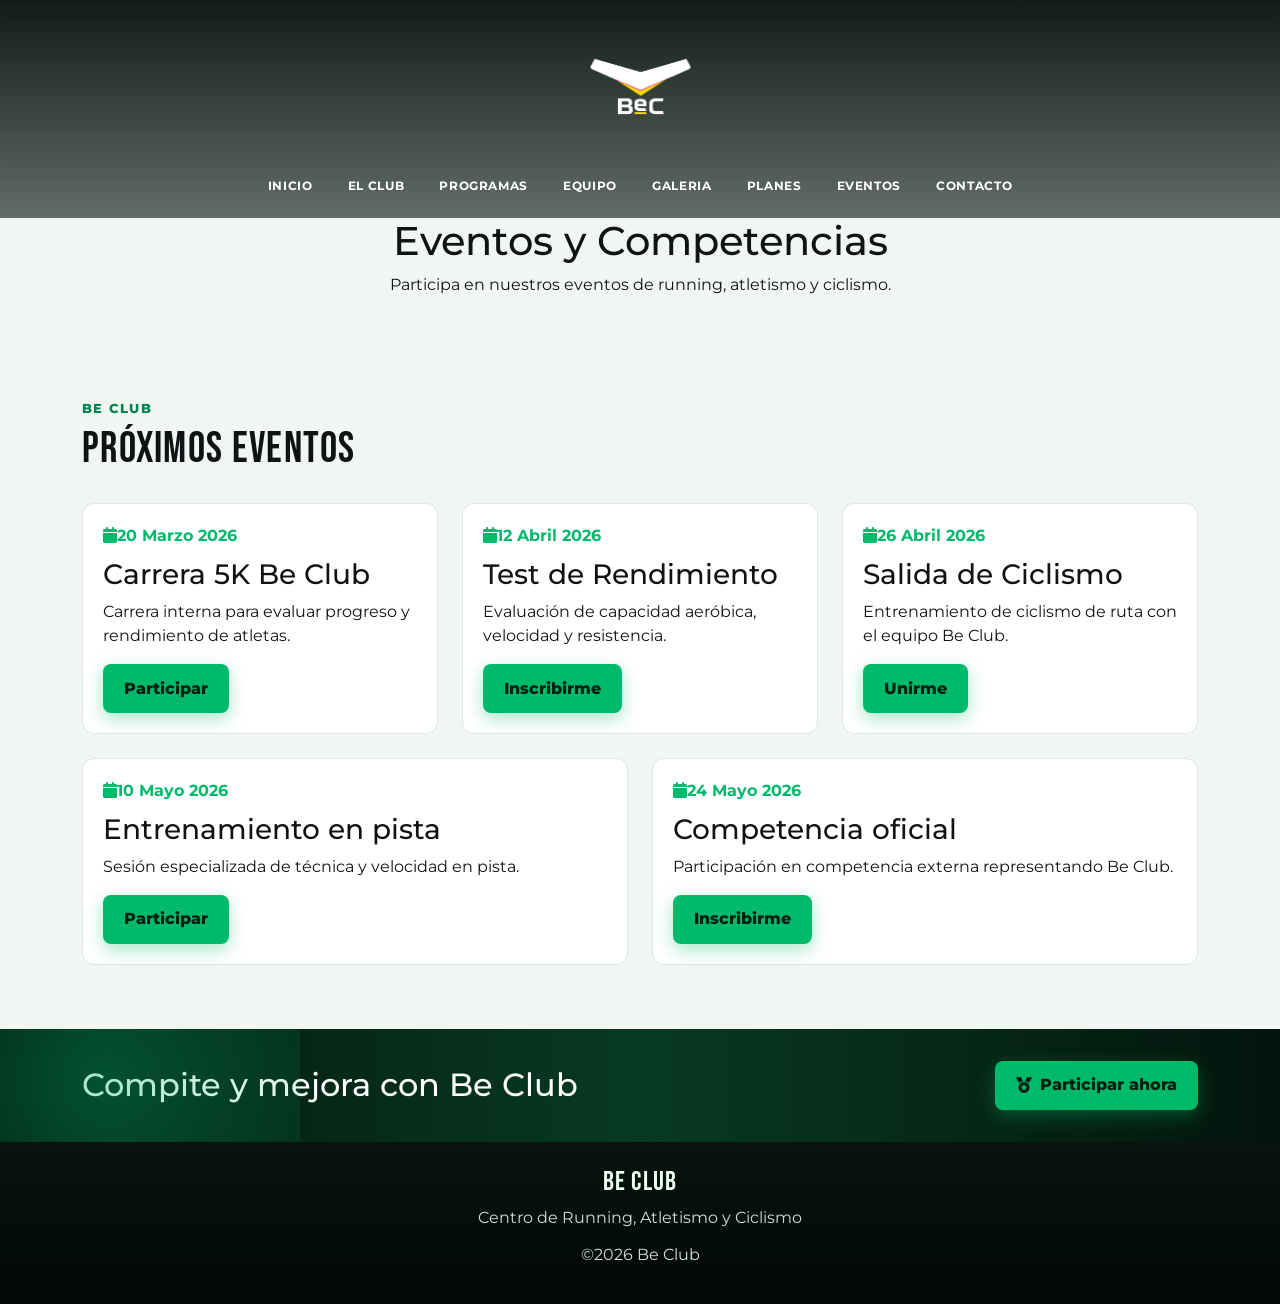
<file: eventos.html>
<!DOCTYPE html>
<html lang="es">
<head>
<meta charset="UTF-8">
<meta name="viewport" content="width=device-width, initial-scale=1.0">

<title>Eventos | Be Club</title>

<meta name="description" content="Eventos, competencias y actividades de running, atletismo y ciclismo en Be Club.">
<link href="https://fonts.googleapis.com/css2?family=Bebas+Neue&family=Montserrat:wght@400;500;700;800&display=swap" rel="stylesheet">
<link rel="stylesheet" href="https://cdn.jsdelivr.net/npm/bootstrap@5.3.3/dist/css/bootstrap.min.css">
<link rel="stylesheet" href="https://cdnjs.cloudflare.com/ajax/libs/font-awesome/6.5.2/css/all.min.css">
<link rel="stylesheet" href="style1.css">

<style>

.event-card {

background: white;
padding: 20px;
border-radius: 12px;
border: 1px solid var(--stroke);
transition: 0.3s;
height: 100%;

}

.event-card:hover {
transform: translateY(-5px);
box-shadow: 0 10px 25px rgba(0,0,0,0.1);

}

.event-date {
color: var(--brand);
font-weight: bold;
margin-bottom: 10px;

}
</style>

</head>
<body>

<!-- NAVBAR -->
<header class="navbar">
    <div class="nav-top">
        <div class="logo">
            <a href="index.html"><img src="img/Logo_Final_BeClub-03.png" alt="Be Club"></a>
        </div>
        <button class="menu-toggle" type="button" aria-label="Abrir menu" aria-expanded="false" aria-controls="site-menu">
            <span></span>
            <span></span>
            <span></span>
        </button>
    </div>
    
    <nav class="menu" id="site-menu">
        <ul>
            <li><a href="index.html">Inicio</a></li>
            <li><a href="info_club.html">El Club</a></li>
            <li><a href="servicios.html">Programas</a></li>
            <li><a href="instructores.html">Equipo</a></li>
            <li><a href="galeria.html">Galeria</a></li>
            <li><a href="planes.html">Planes</a></li>
            <li><a href="eventos.html">Eventos</a></li>
            <li><a href="formularios/formulario.html">Contacto</a></li>
        </ul>
    </nav>
</header>

<!-- HERO -->
<section class="hero-section">
    <div class="container text-center">
        <h1 style="margin-top:140px;">Eventos y Competencias</h1>
        <p>Participa en nuestros eventos de running, atletismo y ciclismo.</p>
    </div>
</section>

<!-- EVENTOS -->
<section class="section-block"> 
    <div class="container">
        <div class="section-header">
            <p class="section-tag">Be Club</p>
            <h2>Próximos Eventos</h2>
        </div>
        
        <div class="row g-4">
        
            <!-- EVENTO 1 -->
            <div class="col-md-4">
                <div class="event-card">
                    <div class="event-date"><i class="fa-solid fa-calendar"></i>20 Marzo 2026</div>
                    <h3>Carrera 5K Be Club</h3>
                    <p>Carrera interna para evaluar progreso y rendimiento de atletas.</p>
                    <a class="btn-main" href="formularios/formulario.html">Participar</a>
                </div>
            </div>
            
            <!-- EVENTO 2 -->
            <div class="col-md-4">
                <div class="event-card">
                    <div class="event-date"><i class="fa-solid fa-calendar"></i>12 Abril 2026</div>
                    <h3>Test de Rendimiento</h3>
                    <p>Evaluación de capacidad aeróbica, velocidad y resistencia.</p>
                    <a class="btn-main" href="formularios/formulario.html">Inscribirme</a>
                </div>
            </div>
            
            <!-- EVENTO 3 -->
            <div class="col-md-4">
                <div class="event-card">
                    <div class="event-date"><i class="fa-solid fa-calendar"></i>26 Abril 2026</div>
                    <h3>Salida de Ciclismo</h3>
                    <p>Entrenamiento de ciclismo de ruta con el equipo Be Club.</p>
                    <a class="btn-main" href="formularios/formulario.html">Unirme</a>
                </div>
            </div>
            
            <!-- EVENTO 4 -->
            <div class="col-md-6">
                <div class="event-card">
                    <div class="event-date"><i class="fa-solid fa-calendar"></i>10 Mayo 2026</div>
                    <h3>Entrenamiento en pista</h3>
                    <p>Sesión especializada de técnica y velocidad en pista.</p>
                    <a class="btn-main" href="formularios/formulario.html">Participar</a>
                </div>
            </div>
            
            <!-- EVENTO 5 -->
            <div class="col-md-6">
                <div class="event-card">
                    <div class="event-date"><i class="fa-solid fa-calendar"></i>24 Mayo 2026</div>
                    <h3>Competencia oficial</h3>
                    <p>Participación en competencia externa representando Be Club.</p>
                    <a class="btn-main" href="formularios/formulario.html">Inscribirme</a>
                </div>
            </div>
        </div>  
    </div>
</section>

<!-- CTA -->
<section class="cta-strip">
    <div class="container cta-content">
        <h2>Compite y mejora con Be Club</h2>
        <a class="btn-main" href="formularios/formulario.html"><i class="fa-solid fa-medal"></i>Participar ahora</a>
    </div>
</section>

<!-- FOOTER -->
<footer class="site-footer py-4">
    <div class="container text-center">
        <h5>Be Club</h5>
        <p>Centro de Running, Atletismo y Ciclismo</p>
        <p>©<span id="year"></span> Be Club</p>
    </div>
</footer>

<script>
document.getElementById("year").textContent = new Date().getFullYear();
const navbar = document.querySelector(".navbar");
window.addEventListener("scroll", function(){
navbar.classList.toggle("scrolled", window.scrollY > 20);
});
</script>
<script src="navbar-mobile.js"></script>
</body>
</html>
</file>
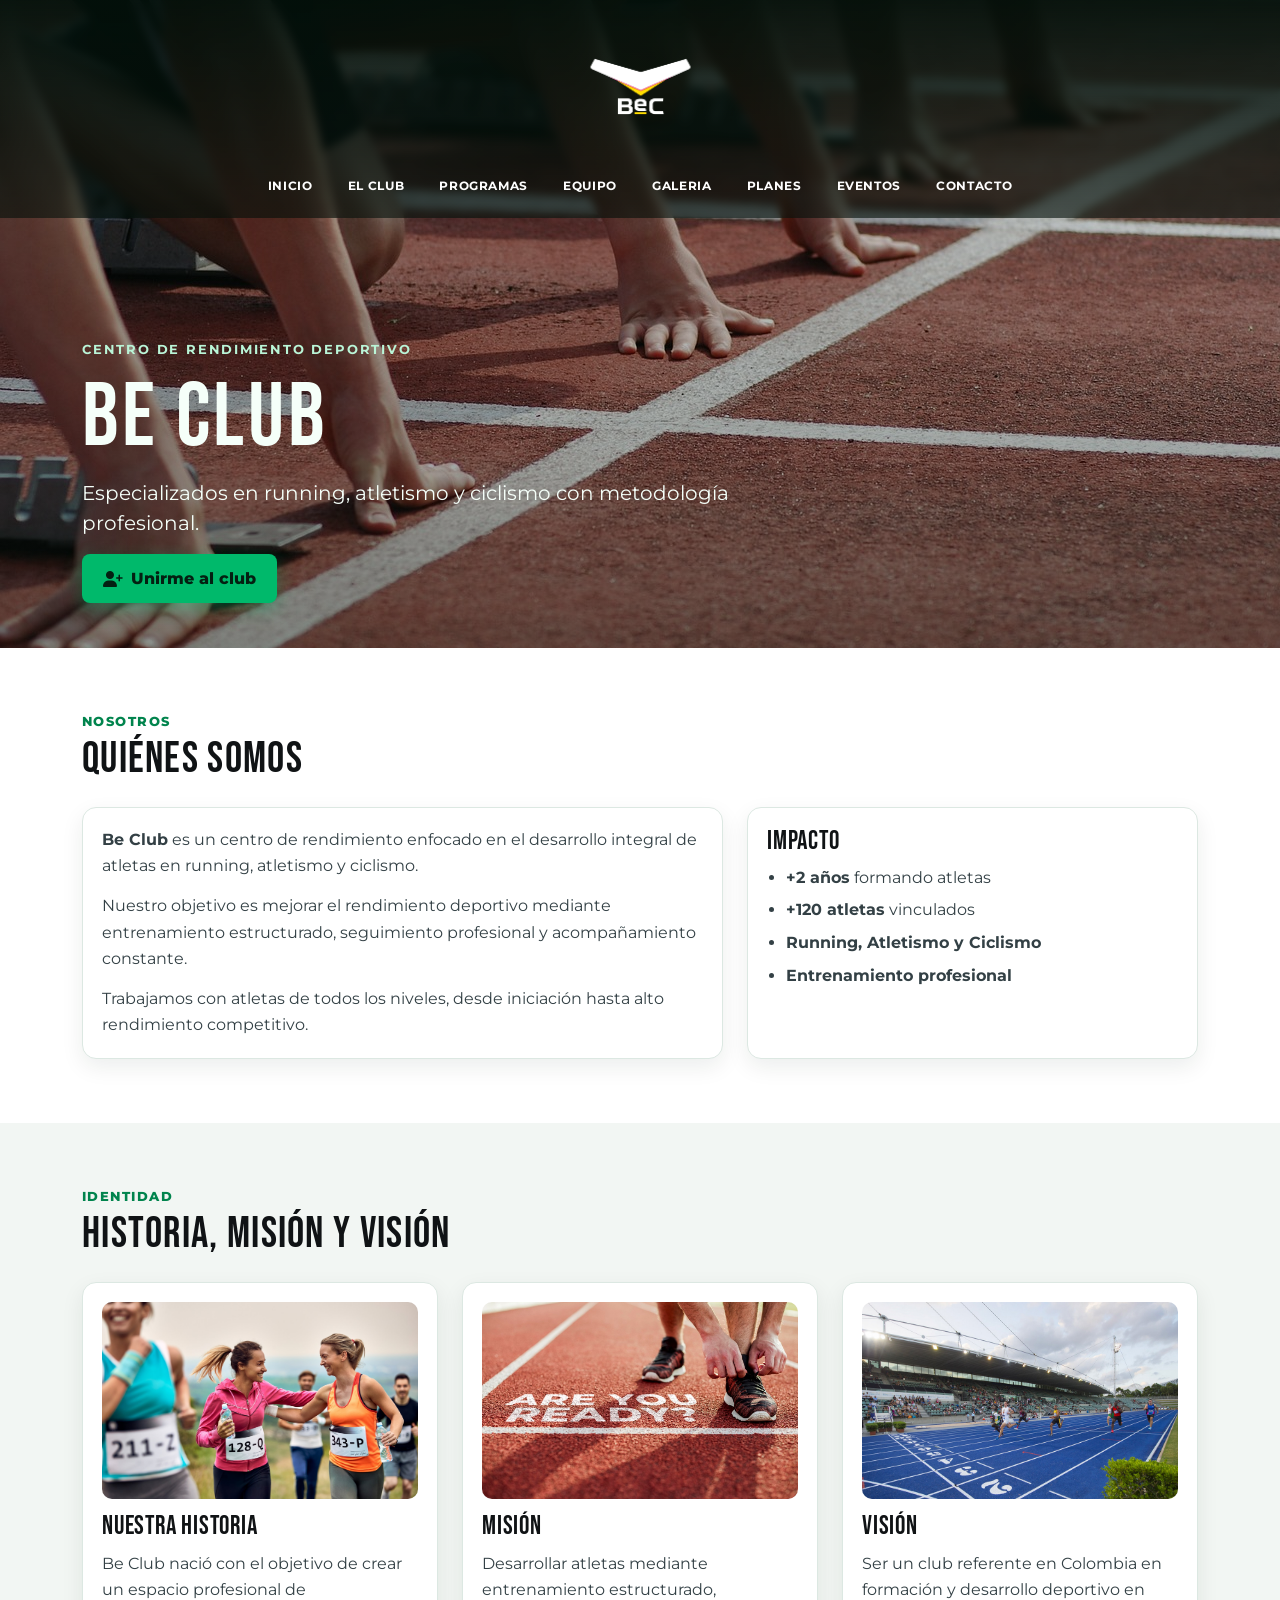
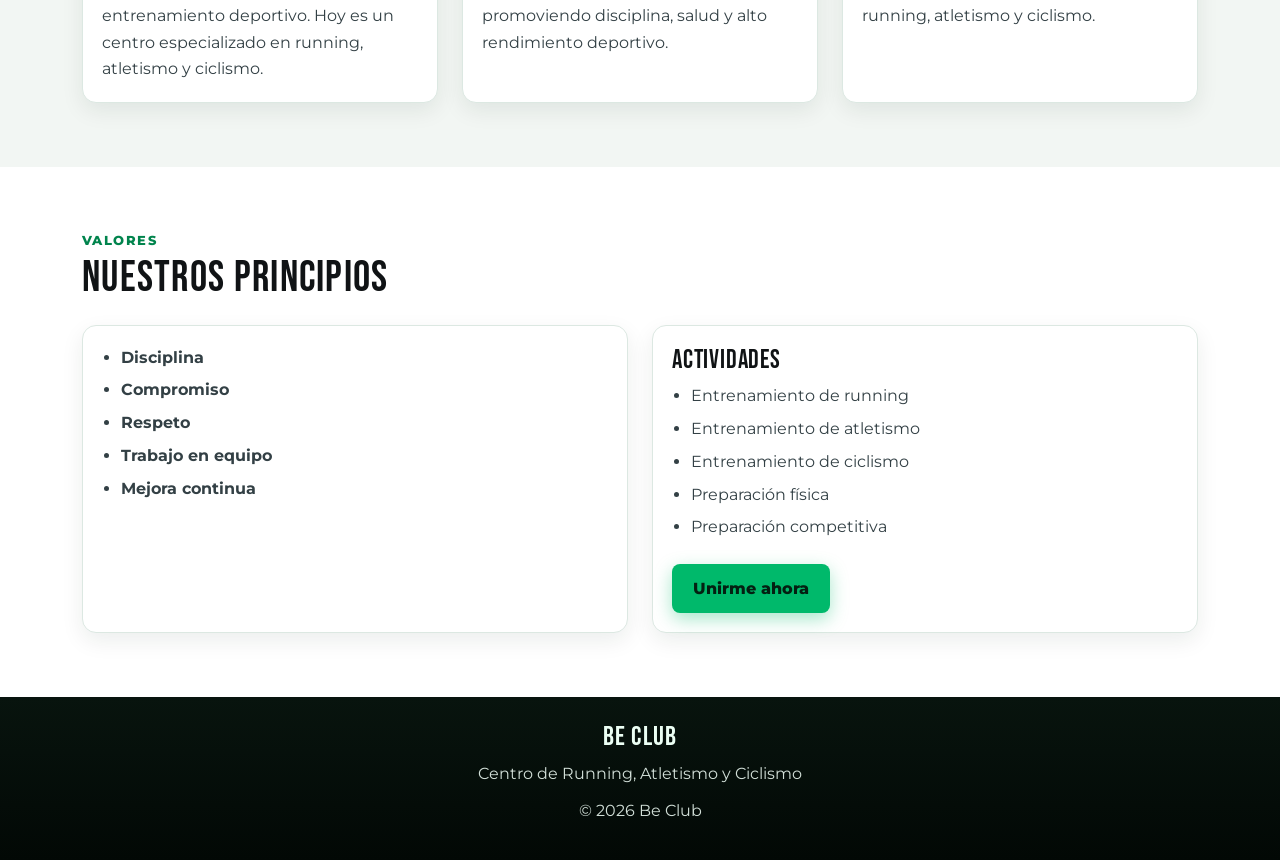
<file: info_club.html>
<!DOCTYPE html>
<html lang="es">
<head>
<meta charset="UTF-8">
<meta name="viewport" content="width=device-width, initial-scale=1.0">
<meta name="description" content="Conoce la historia, misión, visión y valores de Be Club, centro de running, atletismo y ciclismo.">

<title>Be Club | El Club</title>

<link rel="preconnect" href="https://fonts.googleapis.com">
<link href="https://fonts.googleapis.com/css2?family=Bebas+Neue&family=Montserrat:wght@400;500;700;800&display=swap" rel="stylesheet">
<link rel="stylesheet" href="https://cdn.jsdelivr.net/npm/bootstrap@5.3.3/dist/css/bootstrap.min.css">
<link rel="stylesheet" href="https://cdnjs.cloudflare.com/ajax/libs/font-awesome/6.5.2/css/all.min.css">
<link rel="stylesheet" href="style1.css">
<link rel="stylesheet" href="info_club.css">

</head>
<body>


<!-- NAVBAR -->
<header class="navbar">
<div class="nav-top">
<div class="logo">
<a href="index.html">
<img src="img/Logo_Final_BeClub-03.png" alt="Be Club">
</a>
</div>

<button class="menu-toggle" type="button" aria-label="Abrir menu" aria-expanded="false" aria-controls="site-menu">
<span></span>
<span></span>
<span></span>
</button>

</div>

<nav class="menu" id="site-menu">

<ul>

<li><a href="index.html">Inicio</a></li>
<li><a href="info_club.html">El Club</a></li>
<li><a href="servicios.html">Programas</a></li>
<li><a href="instructores.html">Equipo</a></li>
<li><a href="galeria.html">Galeria</a></li>
<li><a href="planes.html">Planes</a></li>
<li><a href="eventos.html">Eventos</a></li>
<li><a href="formularios/formulario.html">Contacto</a></li>

</ul>

</nav>

</header>



<main>


<!-- HERO -->
<section class="club-hero">

<img src="img/track-and-field-5981702_1280.jpg" alt="Pista de atletismo de Be Club">

<div class="club-hero-content container">

<p class="club-kicker">
Centro de rendimiento deportivo
</p>

<h1>Be Club</h1>

<p class="club-lead">
Especializados en running, atletismo y ciclismo con metodología profesional.
</p>

<a class="btn-main" href="formularios/formulario.html">

<i class="fa-solid fa-user-plus"></i>
Unirme al club

</a>

</div>

</section>



<!-- QUIENES SOMOS -->
<section class="club-block light-section">

<div class="container">

<div class="section-header">

<p class="section-tag">Nosotros</p>

<h2>Quiénes Somos</h2>

</div>


<div class="row g-4">


<div class="col-lg-7">

<div class="club-card">

<p>
<strong>Be Club</strong> es un centro de rendimiento enfocado en el desarrollo integral de atletas en running, atletismo y ciclismo.
</p>

<p>
Nuestro objetivo es mejorar el rendimiento deportivo mediante entrenamiento estructurado, seguimiento profesional y acompañamiento constante.
</p>

<p>
Trabajamos con atletas de todos los niveles, desde iniciación hasta alto rendimiento competitivo.
</p>

</div>

</div>



<div class="col-lg-5">

<div class="club-card impact-card">

<h3>Impacto</h3>

<ul>

<li><strong>+2 años</strong> formando atletas</li>

<li><strong>+120 atletas</strong> vinculados</li>

<li><strong>Running, Atletismo y Ciclismo</strong></li>

<li><strong>Entrenamiento profesional</strong></li>

</ul>

</div>

</div>


</div>

</div>

</section>



<!-- HISTORIA -->
<section class="club-block">

<div class="container">

<div class="section-header">

<p class="section-tag">Identidad</p>

<h2>Historia, Misión y Visión</h2>

</div>


<div class="row g-4">


<div class="col-md-4">

<div class="club-card">

<img src="img/13.jpg">

<h3>Nuestra Historia</h3>

<p>
Be Club nació con el objetivo de crear un espacio profesional de entrenamiento deportivo. Hoy es un centro especializado en running, atletismo y ciclismo.
</p>

</div>

</div>



<div class="col-md-4">

<div class="club-card">

<img src="img/12.jpg">

<h3>Misión</h3>

<p>
Desarrollar atletas mediante entrenamiento estructurado, promoviendo disciplina, salud y alto rendimiento deportivo.
</p>

</div>

</div>



<div class="col-md-4">

<div class="club-card">

<img src="img/8.jpg">

<h3>Visión</h3>

<p>
Ser un club referente en Colombia en formación y desarrollo deportivo en running, atletismo y ciclismo.
</p>

</div>

</div>


</div>

</div>

</section>



<!-- VALORES -->
<section class="club-block light-section">

<div class="container">

<div class="section-header">

<p class="section-tag">Valores</p>

<h2>Nuestros Principios</h2>

</div>


<div class="row g-4">


<div class="col-lg-6">

<div class="club-card">

<ul class="values-list">

<li><strong>Disciplina</strong></li>

<li><strong>Compromiso</strong></li>

<li><strong>Respeto</strong></li>

<li><strong>Trabajo en equipo</strong></li>

<li><strong>Mejora continua</strong></li>

</ul>

</div>

</div>



<div class="col-lg-6">

<div class="club-card">

<h3>Actividades</h3>

<ul class="activities-list">

<li>Entrenamiento de running</li>

<li>Entrenamiento de atletismo</li>

<li>Entrenamiento de ciclismo</li>

<li>Preparación física</li>

<li>Preparación competitiva</li>

</ul>

<a class="btn-main mt-3" href="formularios/formulario.html">

Unirme ahora

</a>

</div>

</div>


</div>

</div>

</section>


</main>



<!-- FOOTER -->
<footer class="site-footer py-4">

<div class="container text-center">

<h5>Be Club</h5>

<p>Centro de Running, Atletismo y Ciclismo</p>

<p>© <span id="year"></span> Be Club</p>

</div>

</footer>



<script>

document.getElementById("year").textContent = new Date().getFullYear();

const navbar = document.querySelector(".navbar");

window.addEventListener("scroll", function(){

navbar.classList.toggle("scrolled", window.scrollY > 20);

});

</script>


<script src="navbar-mobile.js"></script>

</body>
</html>
</file>
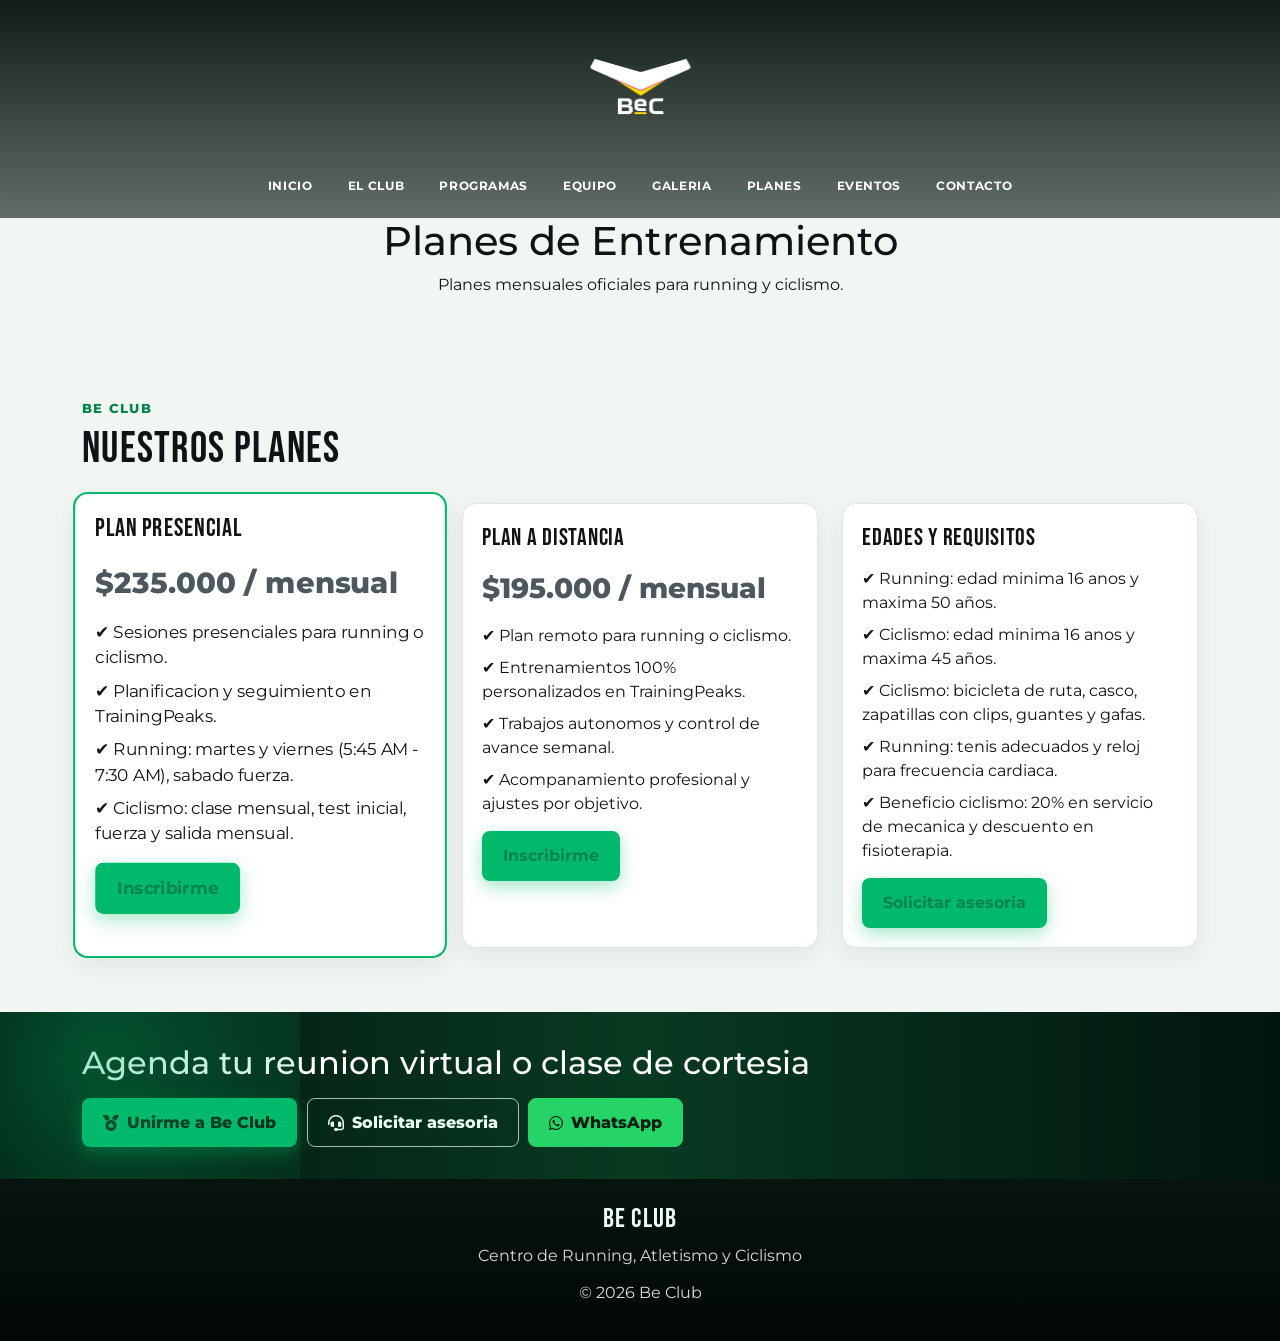
<file: planes.html>
﻿<!DOCTYPE html>
<html lang="es">

<head>

<meta charset="UTF-8">
<meta name="viewport" content="width=device-width, initial-scale=1.0">

<title>Planes | Be Club</title>

<meta name="description" content="Planes mensuales de running y ciclismo con metodologia TrainingPeaks en Be Club.">

<link href="https://fonts.googleapis.com/css2?family=Bebas+Neue&family=Montserrat:wght@400;500;700;800&display=swap" rel="stylesheet">

<link rel="stylesheet" href="https://cdn.jsdelivr.net/npm/bootstrap@5.3.3/dist/css/bootstrap.min.css">

<link rel="stylesheet" href="https://cdnjs.cloudflare.com/ajax/libs/font-awesome/6.5.2/css/all.min.css">

<link rel="stylesheet" href="style1.css">

<style>

.plan-highlight {
transform: scale(1.05);
border: 2px solid var(--brand);
}

.plan-price {
font-size: 28px;
font-weight: 800;
color: var(--brand);
margin: 15px 0;
}

.plan-features {
list-style: none;
padding: 0;
margin: 15px 0;
}

.plan-features li {
margin-bottom: 8px;
}

.cta-actions {
display: flex;
flex-wrap: wrap;
gap: 0.6rem;
}

.btn-secondary-light {
display: inline-flex;
align-items: center;
gap: 0.5rem;
text-decoration: none;
background: transparent;
color: #e9fff3;
font-weight: 800;
padding: 0.72rem 1.25rem;
border-radius: 8px;
border: 1px solid rgba(233, 255, 243, 0.7);
transition: background-color 0.22s ease, color 0.22s ease;
}

.btn-secondary-light:hover,
.btn-secondary-light:focus-visible {
background: rgba(233, 255, 243, 0.14);
color: #ffffff;
}

.btn-whatsapp {
background: #25d366;
color: #042012;
border: 1px solid #25d366;
}

.btn-whatsapp:hover,
.btn-whatsapp:focus-visible {
background: #1faf55;
color: #eafff1;
}

@media (max-width: 767.98px) {
.plan-highlight {
transform: none;
}

.cta-actions {
width: 100%;
}

.cta-actions .btn-main,
.cta-actions .btn-secondary-light {
width: 100%;
justify-content: center;
}
}

</style>

</head>

<body>

<!-- NAVBAR -->
<header class="navbar">

<div class="nav-top">

<div class="logo">

<a href="index.html">

<img src="img/Logo_Final_BeClub-03.png" alt="Be Club">

</a>

</div>

<button class="menu-toggle" type="button" aria-label="Abrir menu" aria-expanded="false" aria-controls="site-menu">
<span></span>
<span></span>
<span></span>
</button>

</div>

<nav class="menu" id="site-menu">

<ul>

<li><a href="index.html">Inicio</a></li>
<li><a href="info_club.html">El Club</a></li>
<li><a href="servicios.html">Programas</a></li>
<li><a href="instructores.html">Equipo</a></li>
<li><a href="galeria.html">Galeria</a></li>
<li><a href="planes.html">Planes</a></li>
<li><a href="eventos.html">Eventos</a></li>
<li><a href="formularios/formulario.html">Contacto</a></li>

</ul>

</nav>

</header>



<!-- HERO -->
<section class="hero-section">

<div class="container text-center">

<h1 style="margin-top:140px;">Planes de Entrenamiento</h1>

<p>
Planes mensuales oficiales para running y ciclismo.
</p>

</div>

</section>



<!-- PLANES -->
<section class="section-block">

<div class="container">

<div class="section-header">

<p class="section-tag">Be Club</p>

<h2>Nuestros Planes</h2>

</div>

<div class="row g-4">

<!-- PLAN PRESENCIAL -->
<div class="col-md-4">

<div class="store-card h-100 plan-highlight">

<h3>Plan Presencial</h3>

<p class="plan-price">$235.000 / mensual</p>

<ul class="plan-features">
<li>&#10004; Sesiones presenciales para running o ciclismo.</li>
<li>&#10004; Planificacion y seguimiento en TrainingPeaks.</li>
<li>&#10004; Running: martes y viernes (5:45 AM - 7:30 AM), sabado fuerza.</li>
<li>&#10004; Ciclismo: clase mensual, test inicial, fuerza y salida mensual.</li>
</ul>

<a class="btn-main" href="formularios/formulario.html">
Inscribirme
</a>

</div>

</div>



<!-- PLAN A DISTANCIA -->
<div class="col-md-4">

<div class="store-card h-100">

<h3>Plan a Distancia</h3>

<p class="plan-price">$195.000 / mensual</p>

<ul class="plan-features">
<li>&#10004; Plan remoto para running o ciclismo.</li>
<li>&#10004; Entrenamientos 100% personalizados en TrainingPeaks.</li>
<li>&#10004; Trabajos autonomos y control de avance semanal.</li>
<li>&#10004; Acompanamiento profesional y ajustes por objetivo.</li>
</ul>

<a class="btn-main" href="formularios/formulario.html">
Inscribirme
</a>

</div>

</div>



<!-- CONDICIONES -->
<div class="col-md-4">

<div class="store-card h-100">

<h3>Edades y Requisitos</h3>

<ul class="plan-features">
<li>&#10004; Running: edad minima 16 anos y maxima 50 años.</li>
<li>&#10004; Ciclismo: edad minima 16 anos y maxima 45 años.</li>
<li>&#10004; Ciclismo: bicicleta de ruta, casco, zapatillas con clips, guantes y gafas.</li>
<li>&#10004; Running: tenis adecuados y reloj para frecuencia cardiaca.</li>
<li>&#10004; Beneficio ciclismo: 20% en servicio de mecanica y descuento en fisioterapia.</li>
</ul>

<a class="btn-main" href="formularios/formulario.html">
Solicitar asesoria
</a>

</div>

</div>

</div>

</div>

</section>



<!-- CTA -->
<section class="cta-strip">

<div class="container cta-content">

<h2>Agenda tu reunion virtual o clase de cortesia</h2>

<div class="cta-actions">
<a class="btn-main" href="formularios/formulario.html">
<i class="fa-solid fa-medal"></i>
Unirme a Be Club
</a>

<a class="btn-secondary-light" href="formularios/formulario.html">
<i class="fa-solid fa-headset"></i>
Solicitar asesoria
</a>

<a class="btn-secondary-light btn-whatsapp" href="https://wa.me/?text=Hola%20Be%20Club%2C%20quiero%20informacion%20sobre%20sus%20planes." target="_blank" rel="noopener noreferrer">
<i class="fa-brands fa-whatsapp"></i>
WhatsApp
</a>
</div>

</div>

</section>



<!-- FOOTER -->
<footer class="site-footer py-4">

<div class="container text-center">

<h5>Be Club</h5>

<p>Centro de Running, Atletismo y Ciclismo</p>

<p>&copy; <span id="year"></span> Be Club</p>

</div>

</footer>



<script>

document.getElementById("year").textContent = new Date().getFullYear();

const navbar = document.querySelector(".navbar");

window.addEventListener("scroll", function(){

navbar.classList.toggle("scrolled", window.scrollY > 20);

});

</script>



<script src="navbar-mobile.js"></script>

</body>
</html>
</file>
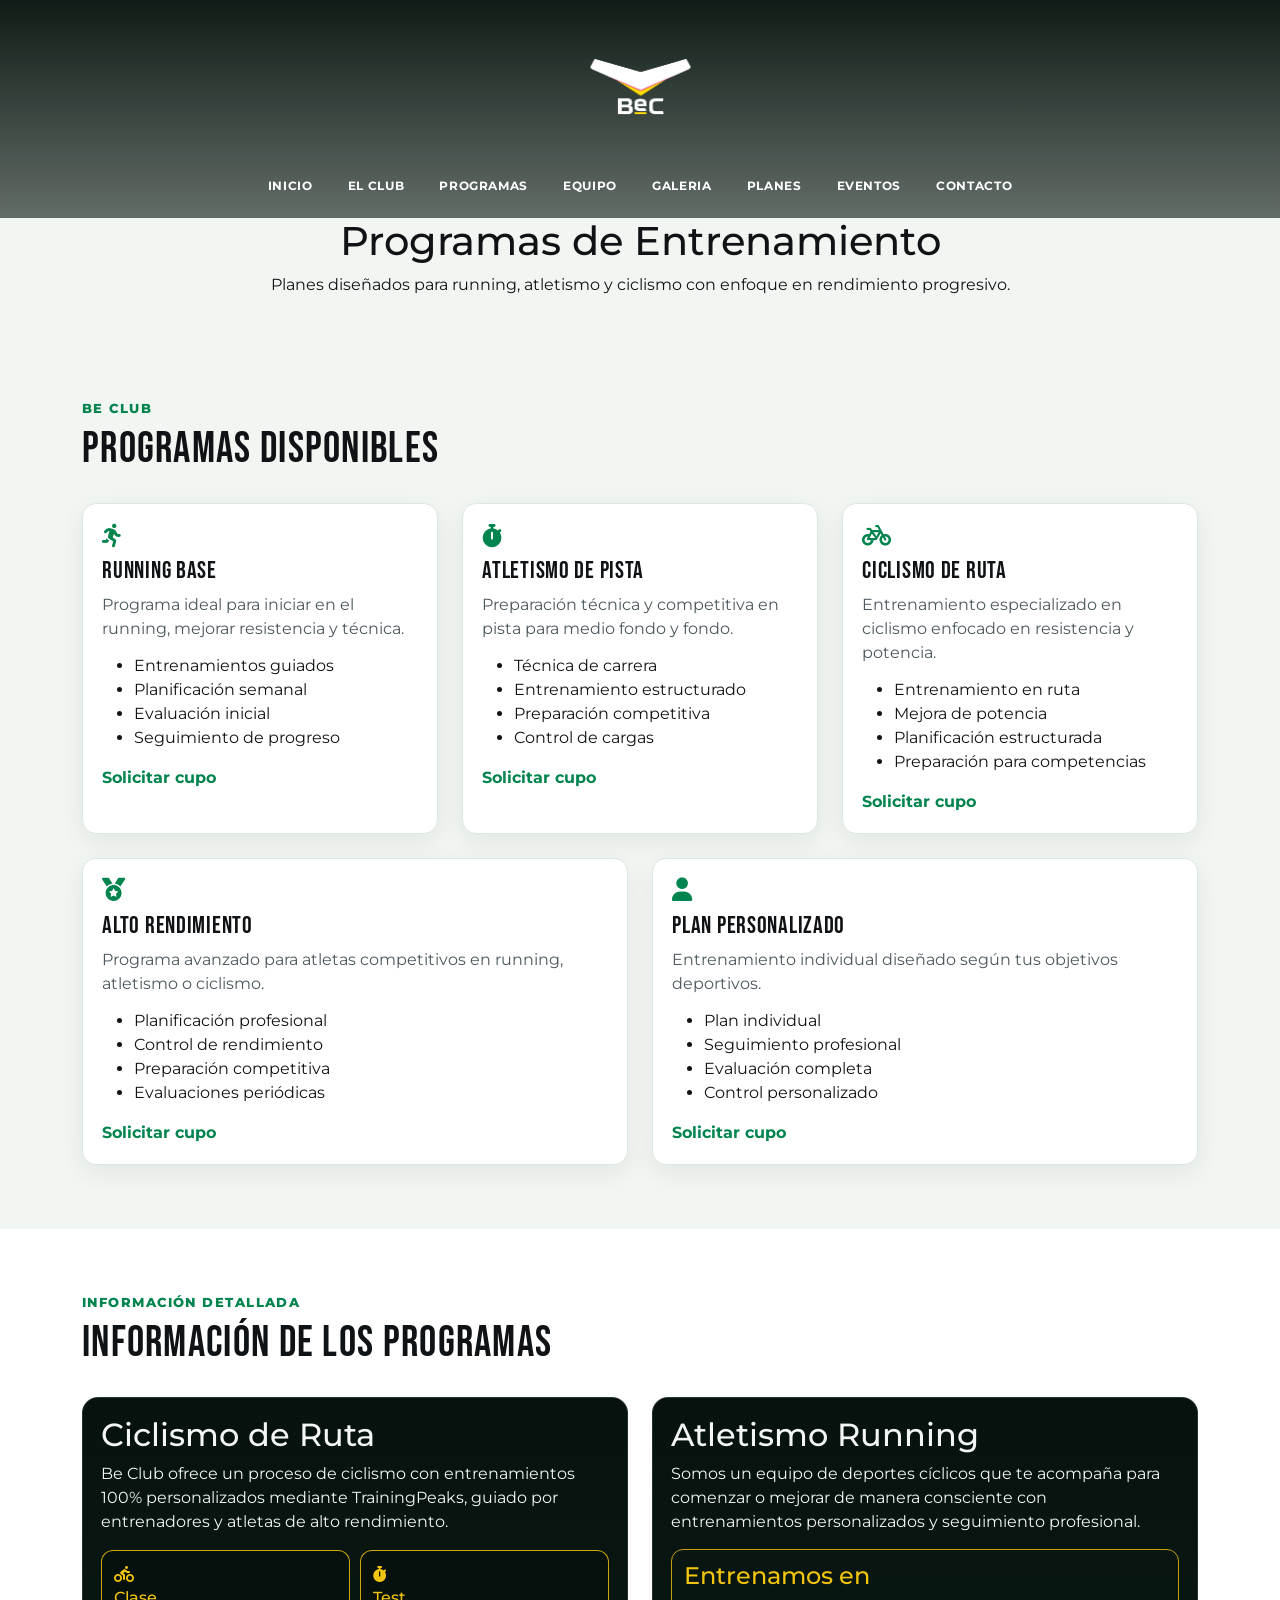
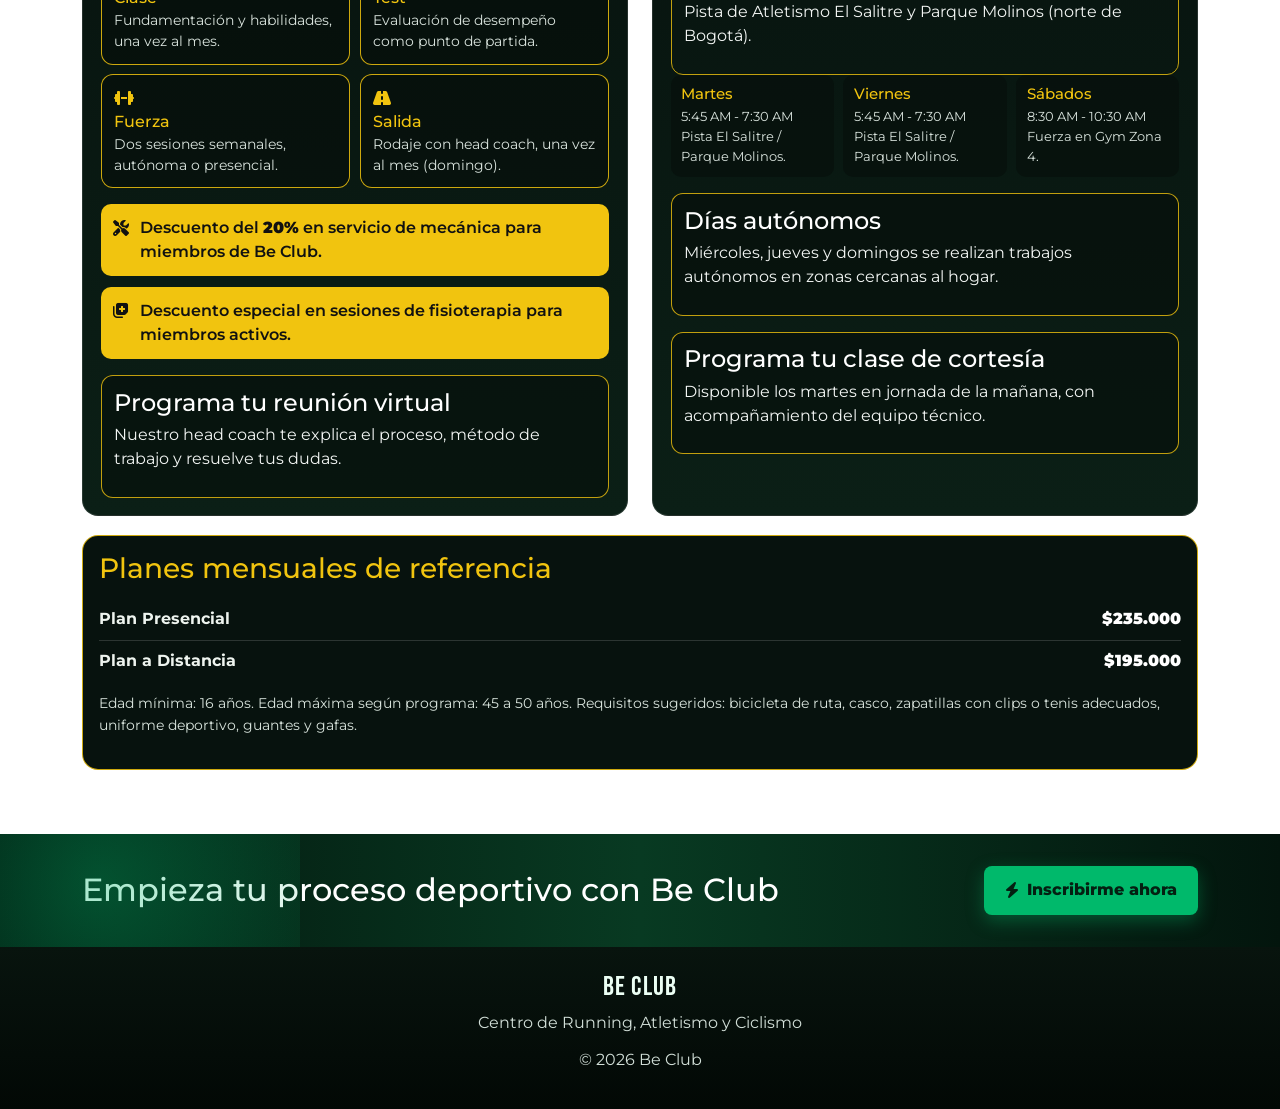
<file: servicios.html>
<!DOCTYPE html>
<html lang="es">
<head>
<meta charset="UTF-8">
<meta name="viewport" content="width=device-width, initial-scale=1.0">

<title>Programas | Be Club</title>

<meta name="description" content="Programas profesionales de running, atletismo y ciclismo en Be Club. Entrena con metodología estructurada y alcanza tu máximo nivel.">

<link href="https://fonts.googleapis.com/css2?family=Bebas+Neue&family=Montserrat:wght@400;500;700;800&display=swap" rel="stylesheet">

<link rel="stylesheet" href="https://cdn.jsdelivr.net/npm/bootstrap@5.3.3/dist/css/bootstrap.min.css">

<link rel="stylesheet" href="https://cdnjs.cloudflare.com/ajax/libs/font-awesome/6.5.2/css/all.min.css">

<link rel="stylesheet" href="style1.css">

<style>
.program-flyer-section {
    background: #ffffff;
}

.program-sheet {
    background: linear-gradient(180deg, #07120e 0%, #0b1f16 100%);
    color: #f3f6f4;
    border: 1px solid rgba(255, 255, 255, 0.12);
    border-radius: 16px;
    padding: 1.1rem;
    height: 100%;
}

.program-sheet p {
    margin-bottom: 0.8rem;
}

.coach-chip {
    display: inline-block;
    background: #f1c40f;
    color: #101315;
    font-weight: 800;
    font-size: 1.45rem;
    line-height: 1;
    padding: 0.6rem 1rem;
    border-radius: 10px;
    margin-bottom: 0.9rem;
}

.program-pillars {
    display: grid;
    grid-template-columns: repeat(2, minmax(0, 1fr));
    gap: 0.6rem;
    margin: 1rem 0;
}

.program-pillar {
    border: 1px solid rgba(241, 196, 15, 0.85);
    border-radius: 12px;
    padding: 0.75rem;
    background: rgba(6, 14, 10, 0.55);
}

.program-pillar i {
    color: #f1c40f;
    margin-bottom: 0.35rem;
}

.program-pillar h4 {
    margin: 0 0 0.2rem;
    font-size: 1rem;
    color: #f1c40f;
}

.program-pillar p {
    margin: 0;
    font-size: 0.86rem;
    color: #d9e3dd;
}

.benefit-strip {
    display: flex;
    gap: 0.65rem;
    align-items: flex-start;
    background: #f1c40f;
    color: #111111;
    border-radius: 10px;
    padding: 0.75rem 0.8rem;
    margin-top: 0.65rem;
}

.benefit-strip i {
    margin-top: 0.2rem;
}

.benefit-strip p {
    margin: 0;
    font-weight: 600;
}

.training-place {
    border: 1px solid rgba(241, 196, 15, 0.8);
    border-radius: 12px;
    padding: 0.8rem;
    margin-top: 0.9rem;
}

.training-place h4 {
    color: #f1c40f;
    margin: 0 0 0.55rem;
}

.schedule-grid {
    display: grid;
    grid-template-columns: repeat(3, minmax(0, 1fr));
    gap: 0.6rem;
}

.schedule-day {
    background: rgba(6, 14, 10, 0.55);
    border-radius: 10px;
    padding: 0.65rem;
}

.schedule-day h5 {
    margin: 0 0 0.25rem;
    color: #f1c40f;
    font-size: 0.95rem;
}

.schedule-day p {
    margin: 0;
    font-size: 0.82rem;
    color: #d9e3dd;
}

.program-badge {
    margin-top: 1rem;
    border: 1px solid rgba(241, 196, 15, 0.8);
    border-radius: 12px;
    padding: 0.8rem;
    background: rgba(6, 14, 10, 0.55);
}

.program-badge h4 {
    margin: 0 0 0.35rem;
    color: #ffffff;
}

.pricing-preview {
    margin-top: 1.2rem;
    border-radius: 16px;
    background: #07120e;
    color: #eef4ef;
    border: 1px solid rgba(241, 196, 15, 0.85);
    padding: 1rem;
}

.pricing-preview h3 {
    margin-top: 0;
    margin-bottom: 0.75rem;
    color: #f1c40f;
}

.price-row {
    display: flex;
    justify-content: space-between;
    gap: 0.7rem;
    border-bottom: 1px solid rgba(255, 255, 255, 0.15);
    padding: 0.55rem 0;
    font-weight: 700;
}

.price-row:last-of-type {
    border-bottom: 0;
}

.price-row strong {
    color: #ffffff;
}

.pricing-notes {
    margin-top: 0.7rem;
    font-size: 0.9rem;
    color: #d8e3dc;
}

@media (max-width: 991.98px) {
    .program-pillars {
        grid-template-columns: 1fr;
    }

    .schedule-grid {
        grid-template-columns: 1fr;
    }
}
</style>

</head>


<body>

<!-- NAVBAR -->
<header class="navbar">

<div class="nav-top">

<div class="logo">

<a href="index.html">

<img src="img/Logo_Final_BeClub-03.png" alt="Be Club">

</a>

</div>

<button class="menu-toggle" type="button" aria-label="Abrir menu" aria-expanded="false" aria-controls="site-menu">
<span></span>
<span></span>
<span></span>
</button>

</div>

<nav class="menu" id="site-menu">

<ul>

<li><a href="index.html">Inicio</a></li>
<li><a href="info_club.html">El Club</a></li>
<li><a href="servicios.html">Programas</a></li>
<li><a href="instructores.html">Equipo</a></li>
<li><a href="galeria.html">Galeria</a></li>
<li><a href="planes.html">Planes</a></li>
<li><a href="eventos.html">Eventos</a></li>
<li><a href="formularios/formulario.html">Contacto</a></li>

</ul>

</nav>

</header>



<!-- HERO -->
<section class="hero-section">

<div class="container text-center">

<h1 style="margin-top:140px;">Programas de Entrenamiento</h1>

<p>
Planes diseñados para running, atletismo y ciclismo con enfoque en rendimiento progresivo.
</p>

</div>

</section>



<!-- PROGRAMAS -->
<section class="section-block">

<div class="container">

<div class="section-header">

<p class="section-tag">Be Club</p>

<h2>Programas Disponibles</h2>

</div>



<div class="row g-4">


<!-- RUNNING BASE -->
<div class="col-md-4">

<div class="feature-card h-100">

<i class="fa-solid fa-person-running"></i>

<h3>Running Base</h3>

<p>
Programa ideal para iniciar en el running, mejorar resistencia y técnica.
</p>

<ul>
<li>Entrenamientos guiados</li>
<li>Planificación semanal</li>
<li>Evaluación inicial</li>
<li>Seguimiento de progreso</li>
</ul>

<a href="formularios/formulario.html">
Solicitar cupo
</a>

</div>

</div>



<!-- ATLETISMO -->
<div class="col-md-4">

<div class="feature-card h-100">

<i class="fa-solid fa-stopwatch"></i>

<h3>Atletismo de Pista</h3>

<p>
Preparación técnica y competitiva en pista para medio fondo y fondo.
</p>

<ul>
<li>Técnica de carrera</li>
<li>Entrenamiento estructurado</li>
<li>Preparación competitiva</li>
<li>Control de cargas</li>
</ul>

<a href="formularios/formulario.html">
Solicitar cupo
</a>

</div>

</div>



<!-- CICLISMO -->
<div class="col-md-4">

<div class="feature-card h-100">

<i class="fa-solid fa-bicycle"></i>

<h3>Ciclismo de Ruta</h3>

<p>
Entrenamiento especializado en ciclismo enfocado en resistencia y potencia.
</p>

<ul>
<li>Entrenamiento en ruta</li>
<li>Mejora de potencia</li>
<li>Planificación estructurada</li>
<li>Preparación para competencias</li>
</ul>

<a href="formularios/formulario.html">
Solicitar cupo
</a>

</div>

</div>



<!-- ALTO RENDIMIENTO -->
<div class="col-md-6">

<div class="feature-card h-100">

<i class="fa-solid fa-medal"></i>

<h3>Alto Rendimiento</h3>

<p>
Programa avanzado para atletas competitivos en running, atletismo o ciclismo.
</p>

<ul>
<li>Planificación profesional</li>
<li>Control de rendimiento</li>
<li>Preparación competitiva</li>
<li>Evaluaciones periódicas</li>
</ul>

<a href="formularios/formulario.html">
Solicitar cupo
</a>

</div>

</div>



<!-- PLAN PERSONALIZADO -->
<div class="col-md-6">

<div class="feature-card h-100">

<i class="fa-solid fa-user"></i>

<h3>Plan Personalizado</h3>

<p>
Entrenamiento individual diseñado según tus objetivos deportivos.
</p>

<ul>
<li>Plan individual</li>
<li>Seguimiento profesional</li>
<li>Evaluación completa</li>
<li>Control personalizado</li>
</ul>

<a href="formularios/formulario.html">
Solicitar cupo
</a>

</div>

</div>



</div>

</div>

</section>



<!-- INFORMACION DETALLADA DE FLYERS -->
<section class="section-block light-section program-flyer-section">

<div class="container">

<div class="section-header">

<p class="section-tag">Información detallada</p>

<h2>Información de los programas</h2>

</div>

<div class="row g-4">

<div class="col-lg-6">

<article class="program-sheet">
<h2>Ciclismo de Ruta</h2>
<p>
Be Club ofrece un proceso de ciclismo con entrenamientos 100% personalizados mediante TrainingPeaks, guiado por entrenadores y atletas de alto rendimiento.
</p>

<div class="program-pillars">

<div class="program-pillar">
<i class="fa-solid fa-person-biking"></i>
<h4>Clase</h4>
<p>Fundamentación y habilidades, una vez al mes.</p>
</div>

<div class="program-pillar">
<i class="fa-solid fa-stopwatch"></i>
<h4>Test</h4>
<p>Evaluación de desempeño como punto de partida.</p>
</div>

<div class="program-pillar">
<i class="fa-solid fa-dumbbell"></i>
<h4>Fuerza</h4>
<p>Dos sesiones semanales, autónoma o presencial.</p>
</div>

<div class="program-pillar">
<i class="fa-solid fa-road"></i>
<h4>Salida</h4>
<p>Rodaje con head coach, una vez al mes (domingo).</p>
</div>

</div>

<div class="benefit-strip">
<i class="fa-solid fa-screwdriver-wrench"></i>
<p>Descuento del <strong>20%</strong> en servicio de mecánica para miembros de Be Club.</p>
</div>

<div class="benefit-strip">
<i class="fa-solid fa-notes-medical"></i>
<p>Descuento especial en sesiones de fisioterapia para miembros activos.</p>
</div>

<div class="program-badge">
<h4>Programa tu reunión virtual</h4>
<p>Nuestro head coach te explica el proceso, método de trabajo y resuelve tus dudas.</p>
</div>

</article>

</div>

<div class="col-lg-6">

<article class="program-sheet">
<h2>Atletismo Running</h2>
<p>
Somos un equipo de deportes cíclicos que te acompaña para comenzar o mejorar de manera consciente con entrenamientos personalizados y seguimiento profesional.
</p>

<div class="training-place">
<h4>Entrenamos en</h4>
<p>Pista de Atletismo El Salitre y Parque Molinos (norte de Bogotá).</p>
</div>

<div class="schedule-grid">

<div class="schedule-day">
<h5>Martes</h5>
<p>5:45 AM - 7:30 AM<br>Pista El Salitre / Parque Molinos.</p>
</div>

<div class="schedule-day">
<h5>Viernes</h5>
<p>5:45 AM - 7:30 AM<br>Pista El Salitre / Parque Molinos.</p>
</div>

<div class="schedule-day">
<h5>Sábados</h5>
<p>8:30 AM - 10:30 AM<br>Fuerza en Gym Zona 4.</p>
</div>

</div>

<div class="program-badge">
<h4>Días autónomos</h4>
<p>Miércoles, jueves y domingos se realizan trabajos autónomos en zonas cercanas al hogar.</p>
</div>

<div class="program-badge">
<h4>Programa tu clase de cortesía</h4>
<p>Disponible los martes en jornada de la mañana, con acompañamiento del equipo técnico.</p>
</div>

</article>

</div>

</div>

<div class="pricing-preview">

<h3>Planes mensuales de referencia</h3>

<div class="price-row">
<span>Plan Presencial</span>
<strong>$235.000</strong>
</div>

<div class="price-row">
<span>Plan a Distancia</span>
<strong>$195.000</strong>
</div>

<p class="pricing-notes">
Edad mínima: 16 años. Edad máxima según programa: 45 a 50 años. Requisitos sugeridos: bicicleta de ruta, casco, zapatillas con clips o tenis adecuados, uniforme deportivo, guantes y gafas.
</p>

</div>

</div>

</section>



<!-- CTA -->
<section class="cta-strip">

<div class="container cta-content">

<h2>Empieza tu proceso deportivo con Be Club</h2>

<a class="btn-main" href="formularios/formulario.html">

<i class="fa-solid fa-bolt"></i>
Inscribirme ahora

</a>

</div>

</section>



<!-- FOOTER -->
<footer class="site-footer py-4">

<div class="container text-center">

<h5>Be Club</h5>

<p>Centro de Running, Atletismo y Ciclismo</p>

<p>© <span id="year"></span> Be Club</p>

</div>

</footer>



<script>

document.getElementById("year").textContent = new Date().getFullYear();

const navbar = document.querySelector(".navbar");

window.addEventListener("scroll", function(){

navbar.classList.toggle("scrolled", window.scrollY > 20);

});

</script>


<script src="navbar-mobile.js"></script>

</body>
</html>
</file>
<file: style1.css>
:root {
    --bg-dark: #09120e;
    --bg-light: #f2f6f3;
    --text-dark: #101315;
    --text-soft: #4c585d;
    --brand: #00b96b;
    --brand-strong: #01844d;
    --card-bg: #ffffff;
    --stroke: #dce8e2;
}

* {
    box-sizing: border-box;
}

html {
    scroll-behavior: smooth;
}

body {
    margin: 0;
    padding: 0;
    font-family: 'Montserrat', sans-serif;
    color: var(--text-dark);
    background: var(--bg-light);
}

img {
    max-width: 100%;
    display: block;
}

section,
footer {
    scroll-margin-top: 92px;
}

.navbar {
    position: fixed;
    top: 0;
    left: 0;
    right: 0;
    z-index: 1000;
    display: flex;
    flex-direction: column;
    align-items: center;
    gap: 0.6rem;
    padding: 0.85rem 1rem;
    background: linear-gradient(180deg, rgba(3, 16, 10, 0.95), rgba(3, 16, 10, 0.6));
    backdrop-filter: blur(4px);
    transition: background-color 0.25s ease, box-shadow 0.25s ease;
}

.nav-top {
    width: 100%;
    display: flex;
    align-items: center;
    justify-content: center;
    position: relative;
}

.navbar.scrolled {
    background: rgba(8, 20, 14, 0.97);
    box-shadow: 0 8px 24px rgba(0, 0, 0, 0.25);
}

.menu-toggle {
    display: none;
    align-items: center;
    justify-content: center;
    flex-direction: column;
    gap: 4px;
    width: 42px;
    height: 42px;
    border: 1px solid rgba(255, 255, 255, 0.25);
    border-radius: 10px;
    background: rgba(5, 20, 12, 0.72);
    cursor: pointer;
    position: absolute;
    right: 0;
    top: 50%;
    transform: translateY(-50%);
    padding: 0;
}

.menu-toggle span {
    width: 18px;
    height: 2px;
    border-radius: 4px;
    background: #ffffff;
    transition: transform 0.2s ease, opacity 0.2s ease;
}

.navbar.menu-open .menu-toggle span:nth-child(1) {
    transform: translateY(6px) rotate(45deg);
}

.navbar.menu-open .menu-toggle span:nth-child(2) {
    opacity: 0;
}

.navbar.menu-open .menu-toggle span:nth-child(3) {
    transform: translateY(-6px) rotate(-45deg);
}

.logo img {
    width: 145px;
}

.menu ul {
    list-style: none;
    display: flex;
    flex-wrap: wrap;
    justify-content: center;
    gap: 0.6rem;
    margin: 0;
    padding: 0;
}

.menu a {
    text-decoration: none;
    color: #ffffff;
    font-weight: 700;
    text-transform: uppercase;
    letter-spacing: 0.05em;
    font-size: 0.78rem;
    padding: 0.55rem 0.8rem;
    border-radius: 999px;
    transition: background-color 0.25s ease, color 0.25s ease;
}

.menu a:hover,
.menu a:focus-visible {
    background: var(--brand);
    color: #03120b;
}

@media (min-width: 992px) {
    .navbar {
        flex-direction: column;
        align-items: center;
        justify-content: flex-start;
        gap: 0.6rem;
        padding: 0.85rem 1rem;
    }

    .nav-top {
        width: 100%;
        min-height: 0;
        position: relative;
        justify-content: center;
    }

    .logo {
        margin: 0 auto;
    }

    .menu-toggle {
        display: none !important;
    }

    .menu {
        width: auto;
        max-height: none !important;
        opacity: 1 !important;
        overflow: visible !important;
        transform: none !important;
        pointer-events: auto !important;
        border: 0 !important;
        border-radius: 0 !important;
        background: transparent !important;
        padding: 0 !important;
        margin-top: 0 !important;
    }

    .menu ul {
        display: flex !important;
        flex-direction: row !important;
        flex-wrap: wrap !important;
        justify-content: center !important;
        overflow: visible !important;
        gap: 0.6rem;
        margin: 0;
        padding: 0;
    }

    .menu ul li {
        width: auto;
        flex: 0 0 auto;
    }

    .menu a {
        display: inline-flex;
        white-space: nowrap;
        text-align: center;
        font-size: 0.78rem !important;
        padding: 0.55rem 0.8rem !important;
    }

    .hero-section > .container.text-center {
        padding-top: 13.2rem !important;
        padding-bottom: 1.4rem;
    }

    .hero-section h1[style*="margin-top"] {
        margin-top: 0.35rem !important;
    }
}

.hero-section {
    margin-top: 0;
}

.carousel-item {
    position: relative;
    min-height: calc(100vh - 92px);
    max-height: 860px;
}

.carousel-item::before {
    content: "";
    position: absolute;
    inset: 0;
    background: linear-gradient(180deg, rgba(0, 0, 0, 0.15) 0%, rgba(0, 0, 0, 0.58) 100%);
    z-index: 1;
}

.carousel-item img {
    width: 100%;
    height: calc(100vh - 92px);
    min-height: 420px;
    object-fit: cover;
}

.carousel-caption {
    z-index: 2;
    bottom: 4rem;
}

.caption-box {
    display: inline-block;
    max-width: 760px;
    background: rgba(8, 18, 13, 0.55);
    border: 1px solid rgba(255, 255, 255, 0.2);
    border-radius: 14px;
    backdrop-filter: blur(3px);
    padding: 1.25rem 1.5rem;
}

.caption-box h1,
.caption-box h2,
.section-header h2,
.feature-card h3,
.coach-card h3,
.store-card h3,
.about h2,
.events h2,
.accordion-button {
    font-family: 'Bebas Neue', sans-serif;
    letter-spacing: 0.03em;
}

.caption-box h1,
.caption-box h2 {
    color: #ffffff;
    font-size: clamp(2rem, 3.8vw, 3.25rem);
    margin-bottom: 0.35rem;
}

.caption-box p {
    color: #edf4ef;
    font-size: clamp(0.95rem, 1.5vw, 1.15rem);
    margin-bottom: 1rem;
}

.btn-main {
    display: inline-flex;
    align-items: center;
    gap: 0.5rem;
    text-decoration: none;
    background: var(--brand);
    color: #042012;
    font-weight: 800;
    padding: 0.72rem 1.25rem;
    border-radius: 8px;
    border: 1px solid transparent;
    transition: transform 0.22s ease, background-color 0.22s ease, color 0.22s ease;
}

.btn-main:hover,
.btn-main:focus-visible {
    transform: translateY(-1px);
    background: var(--brand-strong);
    color: #e9fff3;
}

.cta-strip {
    background: linear-gradient(110deg, #061910 0%, #0e2a1a 45%, #1a3f28 100%);
    color: #ffffff;
    padding: 2rem 1rem;
}

.cta-content {
    display: flex;
    flex-wrap: wrap;
    align-items: center;
    justify-content: space-between;
    gap: 1rem;
}

.cta-content h2 {
    margin: 0;
    font-size: clamp(1.3rem, 3vw, 2rem);
}

.section-block {
    padding: 4rem 0;
}

.light-section {
    background: #ffffff;
}

.section-header {
    margin-bottom: 1.7rem;
}

.section-tag {
    margin: 0;
    text-transform: uppercase;
    letter-spacing: 0.11em;
    color: var(--brand-strong);
    font-size: 0.82rem;
    font-weight: 800;
}

.section-header h2 {
    margin: 0.35rem 0 0;
    font-size: clamp(1.8rem, 4vw, 2.7rem);
}

.feature-card,
.coach-card,
.store-card {
    background: var(--card-bg);
    border: 1px solid var(--stroke);
    border-radius: 14px;
    padding: 1.2rem;
    box-shadow: 0 8px 24px rgba(15, 31, 23, 0.07);
    transition: transform 0.2s ease, box-shadow 0.2s ease;
}

.feature-card:hover,
.coach-card:hover,
.store-card:hover {
    transform: translateY(-4px);
    box-shadow: 0 14px 28px rgba(15, 31, 23, 0.12);
}

.feature-card i {
    color: var(--brand-strong);
    font-size: 1.45rem;
    margin-bottom: 0.65rem;
}

.feature-card h3,
.coach-card h3,
.store-card h3 {
    font-size: 1.5rem;
    margin: 0 0 0.45rem;
}

.feature-card p,
.coach-card p,
.store-card p,
.about p,
.events p,
.events li,
.accordion-body,
.site-footer p {
    color: var(--text-soft);
    margin-bottom: 0.8rem;
}

.feature-card a,
.store-card a {
    color: var(--brand-strong);
    font-weight: 700;
    text-decoration: none;
}

.contenedor-galeria {
    display: flex;
    justify-content: center;
}

.galeria {
    display: flex;
    gap: 0.6rem;
    width: 100%;
    align-items: stretch; /* asegura misma altura */
}

.contenedor-imagen {
    flex: 1;
    height: 360px;
    overflow: hidden;
    border-radius: 12px;
    position: relative;
}

.galeria {
    display: flex;
    gap: 0.4rem;
    width: 100%;
}

.contenedor-imagen figure {
    width: 100%;
    height: 100%;
    margin: 0; /* elimina espacio extra */
}

.contenedor-imagen img {
    width: 100%;
    height: 100%;
    object-fit: cover; /* llena el cuadro sin deformarse */
    object-position: center; /* centra la imagen */
}

.contenedor-imagen {
    flex: 1;
    height: 360px;
    overflow: hidden;
    border-radius: 10px;
    box-shadow: 0 10px 22px rgba(0, 0, 0, 0.2);
    transition: flex 0.38s ease;
}

.contenedor-imagen img {
    width: 100%;
    height: 100%;
    object-fit: cover;
}

.contenedor-imagen:hover {
    flex: 2;
}

.about h2,
.events h2 {
    font-size: clamp(1.8rem, 3.5vw, 2.5rem);
}

.coach-card img {
    width: 100%;
    aspect-ratio: 4 / 3;
    object-fit: cover;
    border-radius: 9px;
    margin-bottom: 0.8rem;
}

.events ul {
    list-style: none;
    padding-left: 0;
    margin-bottom: 1rem;
}

.events li {
    padding-left: 1.5rem;
    position: relative;
}

.events li::before {
    content: "";
    width: 0.55rem;
    height: 0.55rem;
    border-radius: 50%;
    background: var(--brand);
    position: absolute;
    left: 0;
    top: 0.45rem;
}

.store-card .price {
    font-size: 1.1rem;
    font-weight: 800;
    color: #102b1b;
}

.store-card.featured {
    border: 2px solid var(--brand);
}

.accordion-item {
    border: 1px solid var(--stroke);
    margin-bottom: 0.7rem;
    border-radius: 8px;
    overflow: hidden;
}

.accordion-button {
    font-size: 1.35rem;
    background: #ffffff;
    color: #133120;
}

.accordion-button:not(.collapsed) {
    background: #e8f8ef;
    color: #0f2f1d;
}

.accordion-button:focus {
    box-shadow: 0 0 0 0.2rem rgba(0, 185, 107, 0.18);
}

.site-footer {
    background: #0a1610;
    color: #ecfff4;
}

.site-footer h5 {
    font-family: 'Bebas Neue', sans-serif;
    letter-spacing: 0.04em;
    font-size: 1.7rem;
}

.site-footer p,
.site-footer a {
    color: #d2dfd8;
}

.site-footer a {
    text-decoration: none;
}

.site-footer a:hover {
    color: #ffffff;
}

.social-list li {
    margin-bottom: 0.45rem;
}

.social-list i {
    width: 1.1rem;
    margin-right: 0.4rem;
}

.map-frame {
    margin-top: 0.8rem;
    border: 1px solid #284137;
    border-radius: 10px;
    overflow: hidden;
}

.site-footer hr {
    border-color: rgba(255, 255, 255, 0.2);
}

.footer-copy p {
    margin: 0;
}

@media (max-width: 991.98px) {
    .navbar {
        padding: 0.75rem;
    }

    .menu a {
        font-size: 0.72rem;
        padding: 0.45rem 0.7rem;
    }

    .carousel-caption {
        bottom: 2.5rem;
    }

    .caption-box {
        padding: 0.95rem 1.05rem;
    }

    .contenedor-imagen,
    .contenedor-imagen img {
        height: 280px;
    }
}

@media (max-width: 767.98px) {
    .hero-section {
        margin-top: 0;
    }

    .carousel-item,
    .carousel-item img {
        min-height: 420px;
        height: 420px;
    }

    .carousel-caption {
        display: block !important;
    }

    .caption-box {
        max-width: 90%;
    }

    .cta-content {
        justify-content: center;
        text-align: center;
    }

    .galeria {
        flex-direction: column;
    }

    .contenedor-imagen,
    .contenedor-imagen:hover {
        flex: initial;
        height: 220px;
    }

    .section-block {
        padding: 3rem 0;
    }
}




/* ============================= */
/* HERO IMPACTO PROFESIONAL */
/* ============================= */

.hero-section {

position: relative;

overflow: hidden;

}

/* overlay extra profesional */
.carousel-item::after {
    content: "";
    position: absolute;
    inset: 0;
    background: linear-gradient(180deg, rgba(0,0,0,0.08) 0%, rgba(0,0,0,0.22) 55%, rgba(0,0,0,0.38) 100%);
    z-index: 1;
}


/* caption animacion */

.carousel-caption {

z-index:3;

animation: heroFade 1.2s ease;

}


/* caja hero mejorada */

.caption-box {

box-shadow:

0 20px 60px rgba(0,0,0,0.45),

0 0 0 1px rgba(255,255,255,0.05);

}


/* titulo hero impacto */

.caption-box h1 {

font-size: clamp(2.8rem, 6vw, 5rem);

letter-spacing: 0.08em;

text-shadow:

0 4px 20px rgba(0,0,0,0.6);

}


/* texto hero */

.caption-box p {

font-size: clamp(1.1rem, 2vw, 1.4rem);

opacity: 0.95;

}


/* boton hero pro */

.btn-main {

box-shadow:

0 6px 18px rgba(0,185,107,0.35);

}

.btn-main:hover {

box-shadow:

0 10px 28px rgba(0,185,107,0.55);

}


/* ============================= */
/* NAVBAR PROFESIONAL */
/* ============================= */

.navbar {

transition: all 0.3s ease;

}

.navbar.scrolled {

background: rgba(4,14,9,0.98);

box-shadow:

0 6px 24px rgba(0,0,0,0.4);

}


/* ============================= */
/* CTA IMPACTO */
/* ============================= */

.cta-strip {

background:

linear-gradient(

90deg,

#03150d,

#083a22,

#03150d

);

position: relative;

overflow:hidden;

}

.cta-strip::before {

content:"";

position:absolute;

width:400px;

height:400px;

background: radial-gradient(

circle,

rgba(0,185,107,0.35),

transparent

);

top:-150px;

left:-100px;

}


/* ============================= */
/* CARDS PROFESIONALES */
/* ============================= */

.feature-card {

transition: all 0.3s ease;

}

.feature-card:hover {

transform: translateY(-8px) scale(1.02);

box-shadow:

0 20px 50px rgba(0,0,0,0.15);

}


/* ============================= */
/* GALERIA EFECTO PRO */
/* ============================= */

.contenedor-imagen {

transition: all 0.4s ease;

}

.contenedor-imagen:hover {

transform: scale(1.03);

z-index:2;

}


/* ============================= */
/* FOOTER PROFESIONAL */
/* ============================= */

.site-footer {

background:

linear-gradient(

180deg,

#08140e,

#020805

);

}


/* ============================= */
/* ANIMACIONES */
/* ============================= */

@keyframes heroFade {

from {

opacity:0;

transform: translateY(30px);

}

to {

opacity:1;

transform: translateY(0);

}

}


/* ============================= */
/* EFECTO ENTRADA SUAVE */
/* ============================= */

.section-block {

animation: sectionFade 1s ease;

}

@keyframes sectionFade {

from {

opacity:0;

transform: translateY(40px);

}

to {

opacity:1;

transform: translateY(0);

}

}

/* ============================= */
/* RESPONSIVE GLOBAL PROYECTO   */
/* ============================= */

@media (max-width: 991.98px) {
    body {
        overflow-x: hidden;
    }

    .navbar {
        align-items: stretch;
        padding: 0.55rem 0.7rem !important;
        gap: 0.35rem;
    }

    .nav-top {
        justify-content: center;
        position: relative;
        min-height: 56px;
    }

    .logo img {
        width: 120px !important;
    }

    .logo {
        margin: 0 auto;
    }

    .menu-toggle {
        display: inline-flex;
        right: 0.15rem;
    }

    .menu {
        width: 100%;
        max-height: 0;
        opacity: 0;
        overflow: hidden;
        transform: translateY(-8px);
        transition: max-height 0.28s ease, opacity 0.22s ease, transform 0.28s ease, padding 0.2s ease, border-color 0.2s ease;
        pointer-events: none;
        border: 0 solid rgba(255, 255, 255, 0.2);
        border-radius: 12px;
        padding: 0;
    }

    .navbar.menu-open .menu {
        width: 100%;
        max-height: 80vh;
        opacity: 1;
        transform: translateY(0);
        pointer-events: auto;
        border-width: 1px;
        background: rgba(5, 17, 11, 0.96);
        padding: 0.32rem;
        margin-top: 0.1rem;
    }

    .menu ul {
        width: 100%;
        display: flex !important;
        flex-direction: column !important;
        flex-wrap: nowrap !important;
        justify-content: flex-start !important;
        overflow: visible !important;
        gap: 0.22rem;
        padding: 0;
        margin: 0;
    }

    .menu ul li {
        width: 100%;
        flex: 0 0 auto;
    }

    .menu a {
        display: block;
        width: 100%;
        white-space: normal;
        text-align: left;
        font-size: 0.84rem !important;
        padding: 0.66rem 0.78rem !important;
        border-radius: 9px;
        letter-spacing: 0.04em;
    }

    .menu a:hover,
    .menu a:focus-visible {
        background: rgba(0, 185, 107, 0.92);
        color: #032013;
    }

    .hero-section {
        min-height: auto !important;
        height: auto !important;
    }

    .hero-section > .container.text-center {
        padding-top: 10.2rem;
        padding-bottom: 1.2rem;
    }

    .hero-section h1[style*="margin-top"] {
        margin-top: 0 !important;
    }

    .hero-section h1 {
        font-size: clamp(1.8rem, 9vw, 2.5rem);
        line-height: 1.14;
    }

    .hero-section p {
        font-size: 0.95rem;
    }

    .carousel-item {
        height: 72vh !important;
        min-height: 430px !important;
        max-height: none !important;
    }

    .carousel-item img {
        height: 100% !important;
        min-height: 430px !important;
        object-fit: cover;
    }

    .carousel-caption {
        bottom: 1.2rem !important;
        left: 0.75rem;
        right: 0.75rem;
    }

    .carousel-item::before {
        background: linear-gradient(180deg, rgba(0, 0, 0, 0.06) 0%, rgba(0, 0, 0, 0.32) 100%) !important;
    }

    .carousel-item::after {
        background: linear-gradient(180deg, rgba(0, 0, 0, 0.03) 0%, rgba(0, 0, 0, 0.22) 55%, rgba(0, 0, 0, 0.30) 100%) !important;
    }

    .caption-box {
        max-width: 100% !important;
        padding: 0.85rem 0.95rem !important;
    }

    .caption-box h1,
    .caption-box h2 {
        font-size: clamp(1.7rem, 8.6vw, 2.6rem) !important;
        letter-spacing: 0.04em !important;
        margin-bottom: 0.25rem;
    }

    .caption-box p {
        font-size: 0.92rem !important;
        margin-bottom: 0.7rem !important;
    }

    .btn-main {
        width: 100%;
        justify-content: center;
        font-size: 0.92rem !important;
        padding: 0.64rem 0.95rem !important;
    }

    .cta-strip {
        padding: 2rem 1rem !important;
    }

    .cta-content {
        justify-content: center !important;
        text-align: center;
        gap: 0.9rem;
    }

    .cta-strip h2,
    .cta-content h2 {
        text-align: center;
        font-size: clamp(1.25rem, 6.8vw, 1.9rem) !important;
    }

    .section-block,
    .club-block {
        padding: 2.5rem 0 !important;
    }

    .section-header {
        margin-bottom: 1rem;
    }

    .section-header h2 {
        font-size: clamp(1.5rem, 8vw, 2rem) !important;
    }

    .section-tag {
        font-size: 0.72rem !important;
    }

    .feature-card,
    .coach-card,
    .store-card,
    .event-card,
    .club-card {
        padding: 1rem !important;
        border-radius: 12px;
    }

    .feature-card h3,
    .coach-card h3,
    .store-card h3,
    .event-card h3,
    .club-card h3 {
        font-size: 1.25rem !important;
    }

    .feature-card p,
    .coach-card p,
    .store-card p,
    .event-card p,
    .club-card p,
    .event-date,
    .plan-features li,
    .values-list li,
    .activities-list li,
    .impact-card li {
        font-size: 0.93rem !important;
    }

    .plan-highlight {
        transform: none !important;
    }

    .plan-price {
        font-size: 1.45rem !important;
        margin: 0.65rem 0 !important;
    }

    .gallery-grid {
        grid-template-columns: 1fr !important;
        gap: 0.8rem !important;
    }

    .gallery-item img {
        height: 220px !important;
    }

    .site-footer {
        text-align: center;
        padding-top: 1.3rem !important;
        padding-bottom: 1.3rem !important;
    }

    .site-footer .row {
        gap: 1rem;
    }
}

@media (max-width: 575.98px) {
    .container {
        padding-left: 1rem !important;
        padding-right: 1rem !important;
    }

    .hero-section > .container.text-center {
        padding-top: 9.2rem;
        padding-bottom: 1rem;
    }

    .hero-section h1 {
        font-size: clamp(1.6rem, 10vw, 2.15rem) !important;
        line-height: 1.15;
    }

    .hero-section p {
        font-size: 0.9rem !important;
    }

    .carousel-item {
        height: 66vh !important;
        min-height: 390px !important;
    }

    .carousel-item img {
        min-height: 390px !important;
    }

    .club-hero,
    .club-hero img {
        min-height: 390px !important;
        height: 390px !important;
    }
}
</file>
<file: info_club.css>
.club-hero {
    position: relative;
    margin-top: 0;
    min-height: 72vh;
    overflow: hidden;
}

.club-hero img {
    width: 100%;
    height: 72vh;
    min-height: 460px;
    object-fit: cover;
}

.club-hero::before {
    content: "";
    position: absolute;
    inset: 0;
    background: linear-gradient(180deg, rgba(4, 16, 10, 0.16) 0%, rgba(4, 16, 10, 0.45) 100%);
    z-index: 1;
}

.club-hero-content {
    position: absolute;
    left: 0;
    right: 0;
    bottom: 0;
    z-index: 2;
    color: #f5fff9;
    padding-bottom: 2.8rem;
}

.club-kicker {
    margin: 0;
    text-transform: uppercase;
    letter-spacing: 0.14em;
    font-weight: 700;
    font-size: 0.8rem;
    color: #baf5d7;
}

.club-hero h1 {
    margin: 0.35rem 0;
    font-family: 'Bebas Neue', sans-serif;
    font-size: clamp(3rem, 8vw, 5.6rem);
    letter-spacing: 0.04em;
}

.club-lead {
    max-width: 690px;
    margin-bottom: 1rem;
    font-size: clamp(1rem, 2vw, 1.25rem);
}

.club-block {
    padding: 4rem 0;
}

.club-card {
    background: #ffffff;
    border: 1px solid #dce8e2;
    border-radius: 14px;
    box-shadow: 0 8px 22px rgba(13, 35, 23, 0.08);
    padding: 1.2rem;
    height: 100%;
}

.club-card img {
    width: 100%;
    aspect-ratio: 16 / 10;
    object-fit: cover;
    border-radius: 10px;
    margin-bottom: 0.8rem;
}

.club-card h3 {
    font-family: 'Bebas Neue', sans-serif;
    letter-spacing: 0.03em;
    font-size: 1.6rem;
    margin-bottom: 0.5rem;
}

.club-card p {
    margin-bottom: 0.85rem;
    line-height: 1.65;
    color: #334045;
}

.club-card p:last-child {
    margin-bottom: 0;
}

.club-card .btn-main {
    margin-top: 0.25rem;
}

.section-header {
    margin-bottom: 1.5rem;
}

.section-header h2 {
    line-height: 1.05;
}

.impact-card ul,
.values-list,
.activities-list {
    margin: 0;
    padding-left: 1.2rem;
}

.impact-card li,
.values-list li,
.activities-list li {
    margin-bottom: 0.55rem;
    color: #334045;
}

@media (max-width: 991.98px) {
    .club-hero {
        min-height: 64vh;
    }

    .club-hero img {
        height: 64vh;
        min-height: 410px;
    }

    .club-hero-content {
        padding-bottom: 2rem;
    }

    .club-block {
        padding: 3.2rem 0;
    }

    .section-header h2 {
        font-size: clamp(1.7rem, 5vw, 2.25rem);
    }

    .club-card h3 {
        font-size: 1.4rem;
    }

    .club-card p,
    .impact-card li,
    .values-list li,
    .activities-list li {
        font-size: 0.96rem;
    }

    .site-footer h5 {
        font-size: 1.45rem;
    }
}

@media (max-width: 767.98px) {
    body {
        overflow-x: hidden;
    }

    .container {
        padding-left: 1rem;
        padding-right: 1rem;
    }

    .btn-main {
        width: 100%;
        justify-content: center;
        padding: 0.66rem 0.95rem;
        font-size: 0.9rem;
    }

    .club-hero {
        margin-top: 0;
        min-height: 470px;
    }

    .club-hero img {
        height: 470px;
        min-height: 470px;
    }

    .club-hero-content {
        padding-bottom: 1.4rem;
    }

    .club-kicker {
        font-size: 0.7rem;
        letter-spacing: 0.11em;
    }

    .club-hero h1 {
        font-size: clamp(2.2rem, 13vw, 3.2rem);
    }

    .club-lead {
        max-width: 100%;
        font-size: 0.95rem;
    }

    .club-block {
        padding: 2.6rem 0;
    }

    .section-header {
        margin-bottom: 1rem;
    }

    .section-header .section-tag {
        font-size: 0.72rem;
        letter-spacing: 0.09em;
    }

    .section-header h2 {
        font-size: clamp(1.5rem, 9vw, 2rem);
    }

    .club-card {
        padding: 1rem;
        border-radius: 12px;
    }

    .club-card h3 {
        font-size: 1.28rem;
    }

    .club-card p,
    .impact-card li,
    .values-list li,
    .activities-list li {
        font-size: 0.93rem;
        line-height: 1.55;
    }

    .club-card img {
        border-radius: 8px;
        margin-bottom: 0.65rem;
    }

    .impact-card ul,
    .values-list,
    .activities-list {
        padding-left: 1rem;
    }

    .site-footer {
        text-align: center;
    }

    .site-footer .row {
        gap: 1rem;
    }

    .social-list li {
        margin-bottom: 0.4rem;
    }

    .map-frame {
        margin-top: 0.65rem;
    }
}

@media (max-width: 480px) {
    .navbar {
        padding-top: 0.5rem;
    }

    .logo img {
        width: 118px;
    }

    .club-hero {
        margin-top: 0;
        min-height: 430px;
    }

    .club-hero img {
        height: 430px;
        min-height: 430px;
    }

    .club-hero-content {
        padding-bottom: 1.1rem;
    }

    .club-hero h1 {
        margin-bottom: 0.2rem;
    }

    .club-lead {
        font-size: 0.9rem;
        margin-bottom: 0.85rem;
    }

    .club-block {
        padding: 2.2rem 0;
    }

    .club-card {
        padding: 0.9rem;
    }
}
</file>
